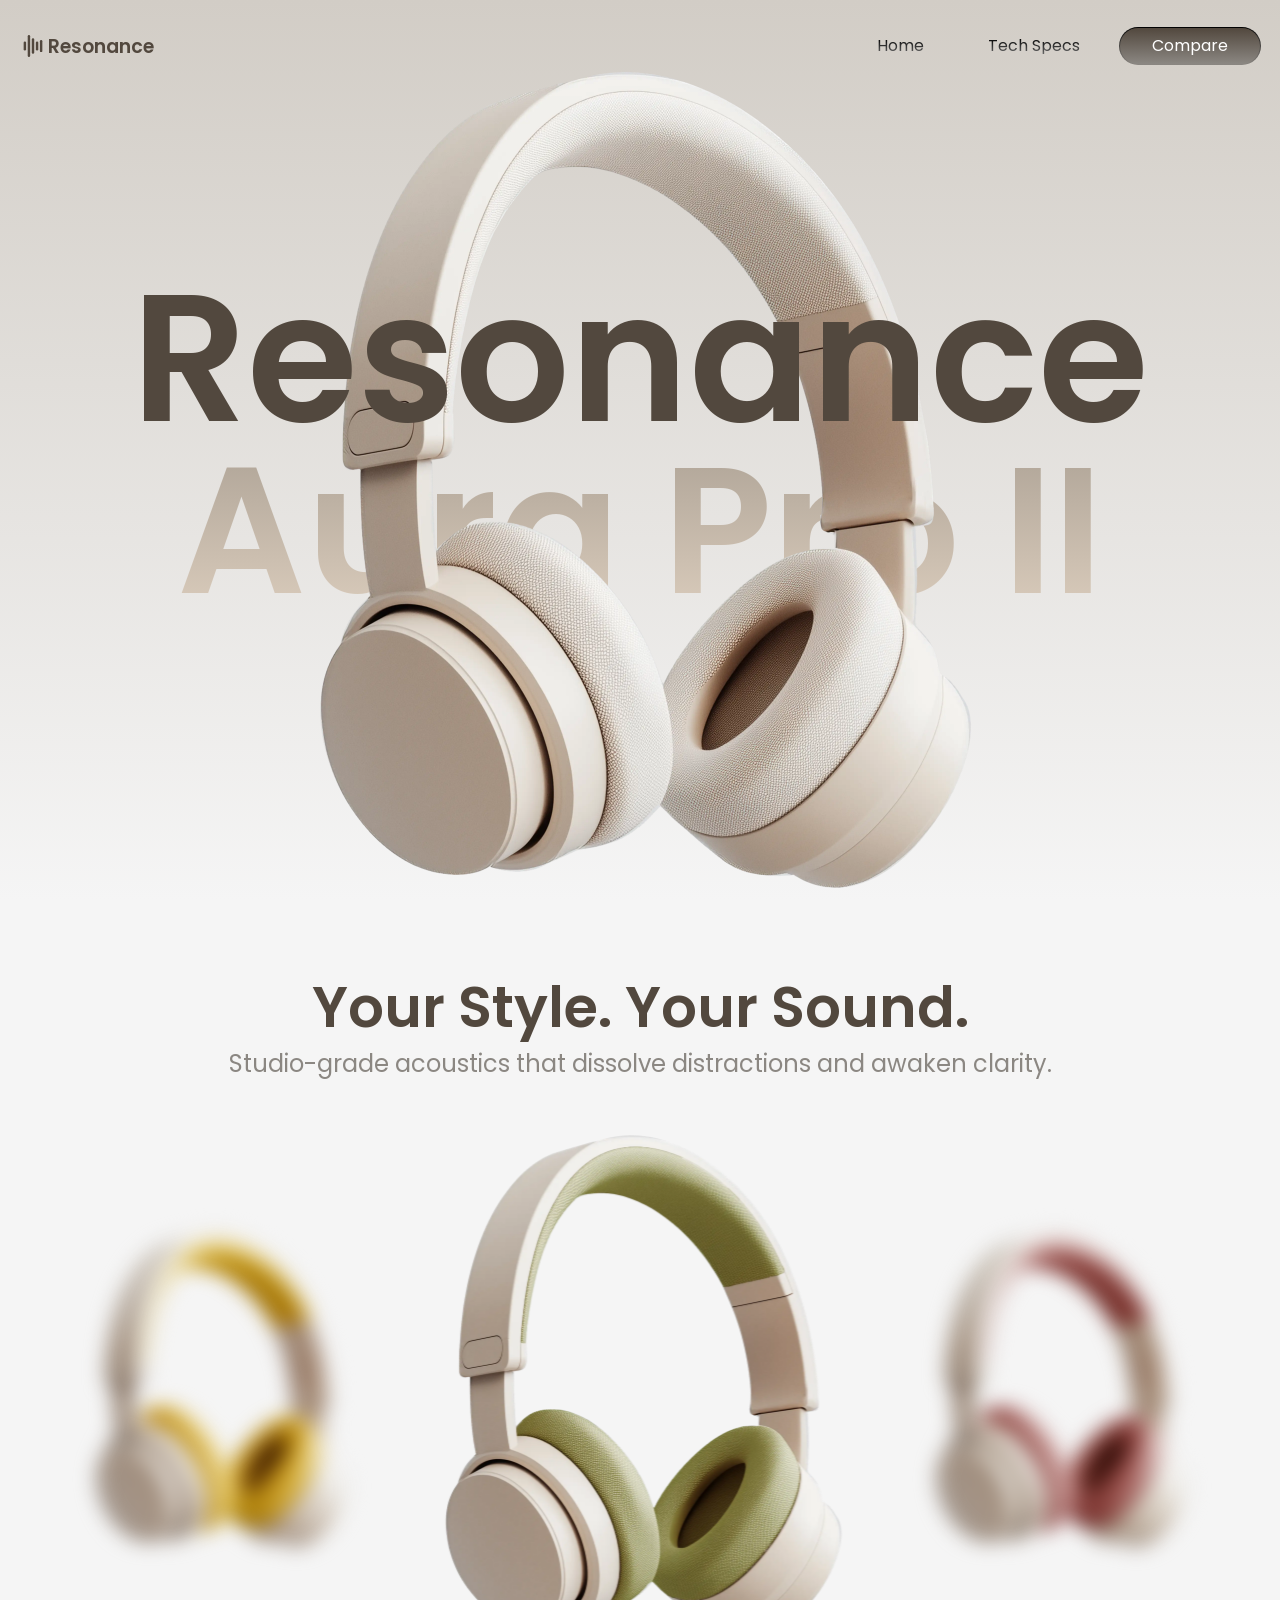
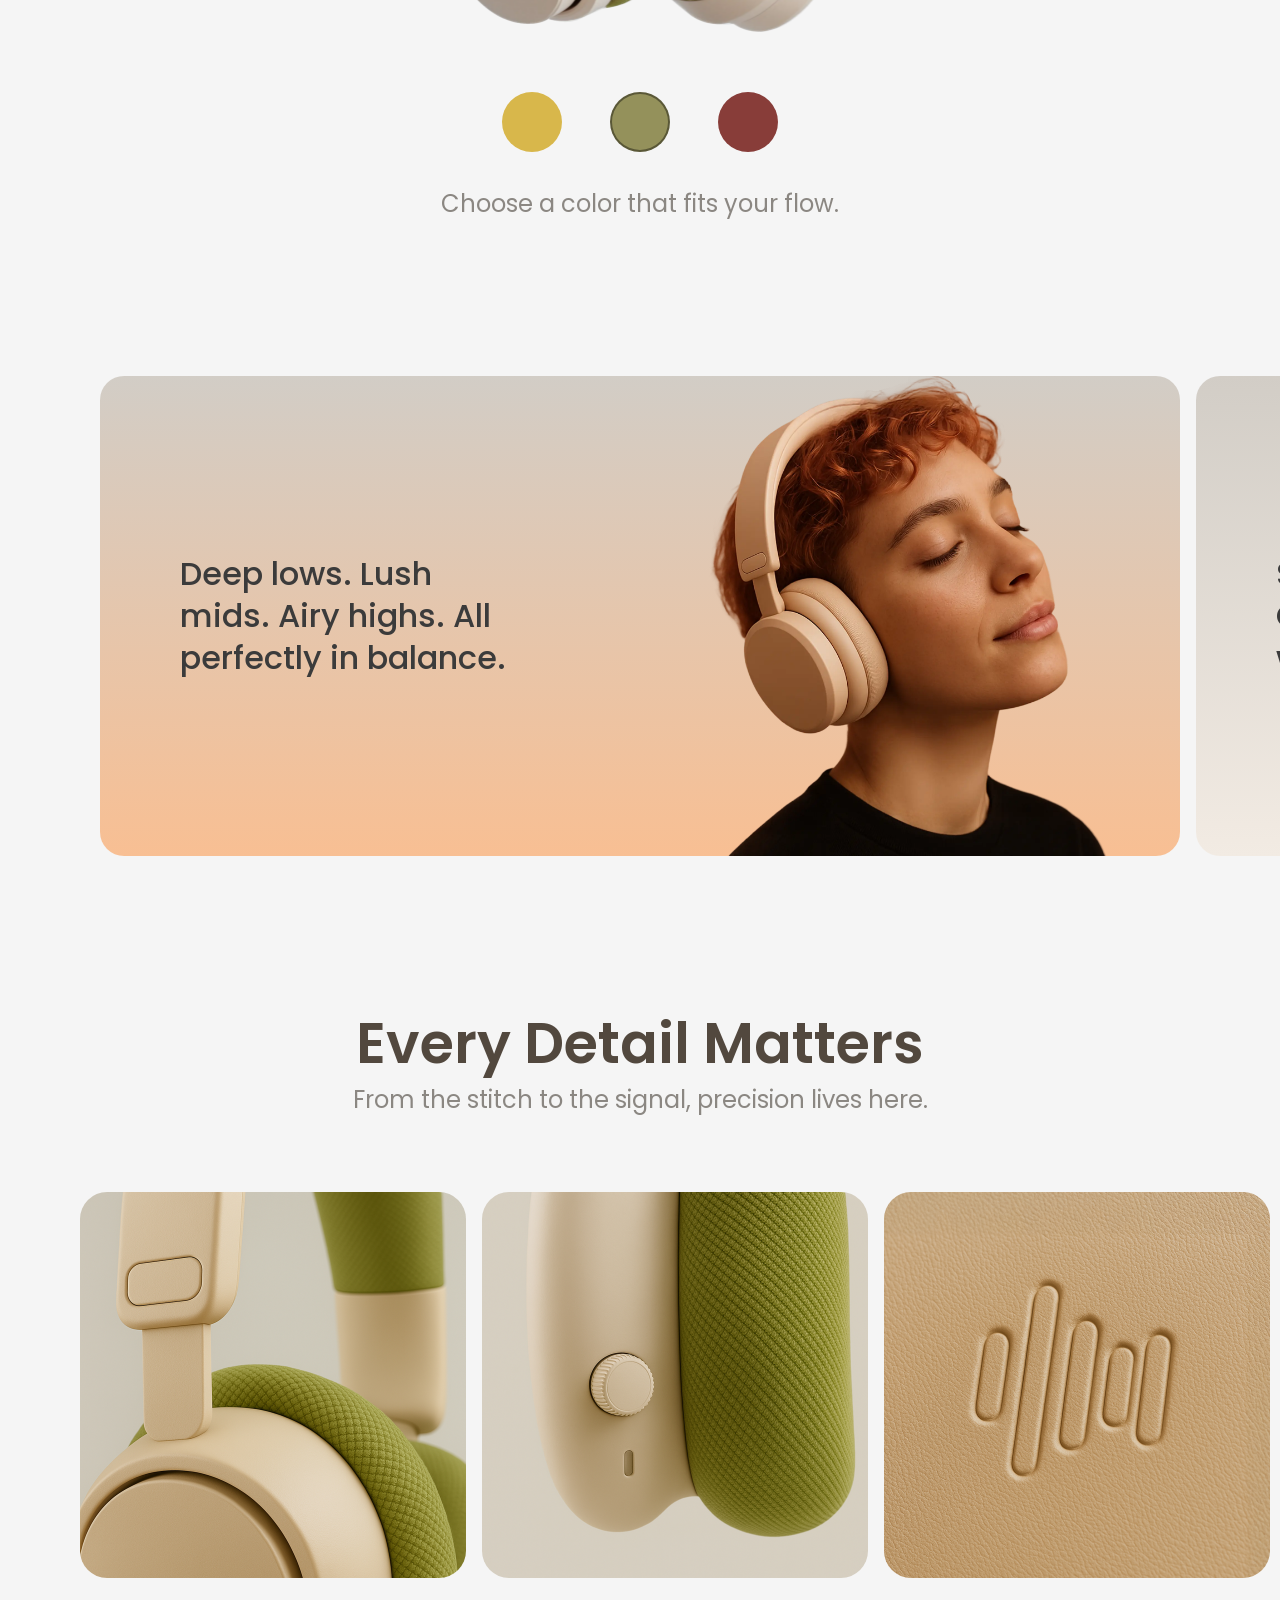
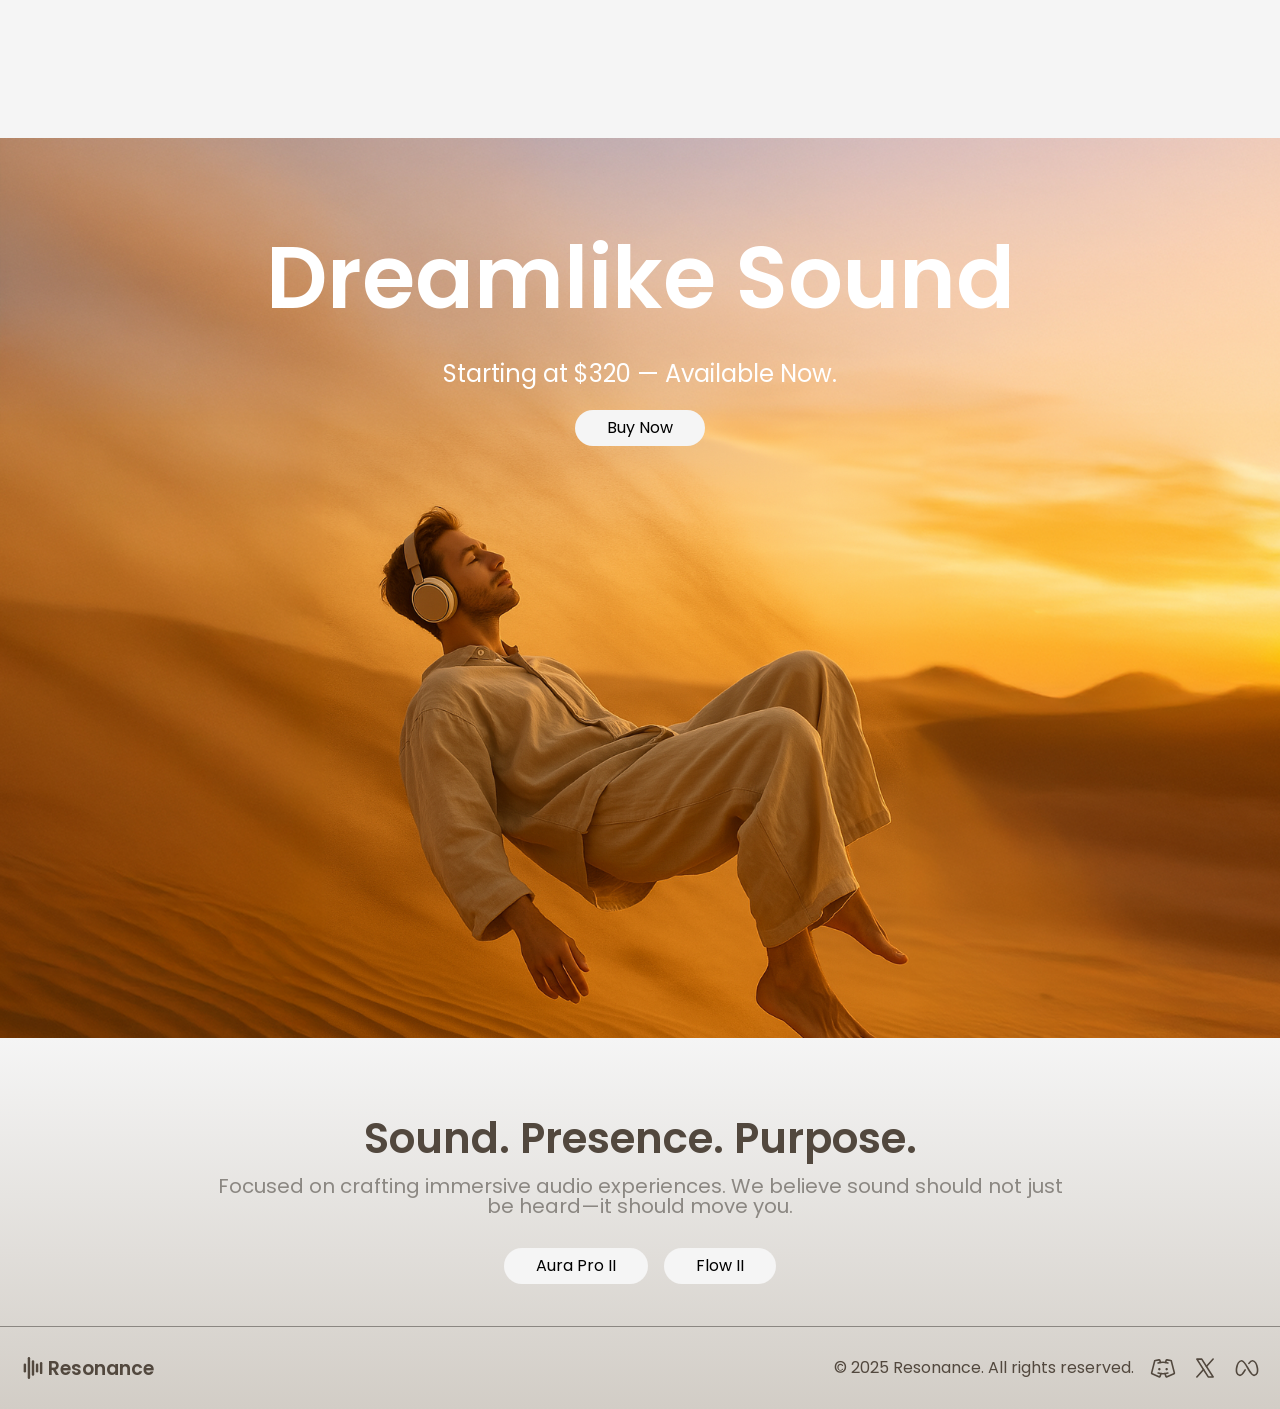
<file: index.html>
<!DOCTYPE html>
<html lang="en">

<head>
    <meta charset="UTF-8">
    <link rel="stylesheet" href="https://cdn.jsdelivr.net/npm/swiper@11/swiper-bundle.min.css" />

    <link rel="apple-touch-icon" sizes="180x180" href="favicon/apple-touch-icon.png">
    <link rel="icon" type="image/png" sizes="32x32" href="favicon/favicon-32x32.png">
    <link rel="icon" type="image/png" sizes="16x16" href="favicon/favicon-16x16.png">
    <link rel="manifest" href="favicon/site.webmanifest">

    <link rel="stylesheet" href="css/reset.css">
    <link rel="stylesheet" href="css/header-n-footer.css">
    <link rel="stylesheet" href="css/style.css">
    <meta name="viewport" content="width=device-width, initial-scale=1.0">
    <title>Resonance | Home</title>
</head>

<body class="body">

    <div class="wrapper">

        <header class="header">
            <div class="page-container">
                <div class="header__inner">
                    <nav class="header__nav">
                        <a href="#" class="logo">
                            <img src="img/icons/logo.svg" alt="company logo">
                            Resonance
                        </a>
                        <ul class="header__list">
                            <li class="header__item">
                                <a href="#" class="header__link">Home</a>
                            </li>
                            <li class="header__item">
                                <a href="pages/tech-specs.html" class="header__link">Tech Specs</a>
                            </li>
                            <li class="header__item header__item--compare">
                                <a href="pages/compare.html" class="header__link">Compare</a>
                            </li>
                        </ul>
                        <div class="burger-menu">
                            <span></span>
                        </div>
                    </nav>
                    <section class="hero">

                        <h1 class="hero__title">Resonance</h1>
                        <h2 class="hero__subtitle">Aura Pro II</h2>
                        <img src="img/hero-headphones.webp" alt="Resonance Aura Pro II headphones">

                    </section>
                </div>
            </div>
        </header>

        <main class="main">
            <div class="page-container">

                <section class="products">
                    <div class="products__inner">
                        <h3 class="products__title">Your Style. Your Sound.</h3>
                        <h3 class="products__subtitle">Studio-grade acoustics that dissolve distractions and awaken
                            clarity.</h3>

                        <div class="products__slider">
                            <div class="products__slider-wrapper swiper-wrapper">
                                <div class="products__slide swiper-slide"><img src="img/headphones-yellow.webp"
                                        alt="yellow headphones" class="products__photo"></div>
                                <div class="products__slide swiper-slide products__slide"><img
                                        src="img/headphones-green.webp" alt="green headphones" class="products__photo">
                                </div>
                                <div class="products__slide swiper-slide"><img src="img/headphones-red.webp"
                                        alt="red headphones" class="products__photo"></div>
                            </div>
                            <div class="products__pagination"></div>
                        </div>

                        <p class="products__description">Choose a color that fits your flow.</p>
                    </div>
                </section>

                <section class="about-product">
                    <div class="about-product__swiper swiper-wrapper">
                        <div class="about-product__slide swiper-slide about-product__slide-1">
                            <p class="about-product__text">Deep lows. Lush mids. Airy highs. All perfectly in balance.
                            </p><img src="img/woman-in-headphones.webp" alt="" class="about-product__img">
                        </div>
                        <div class="about-product__slide swiper-slide about-product__slide-2">
                            <p class="about-product__text">Silence distractions. Control everything with a gentle tap.
                            </p><img src="img/headphone-detail-1.webp" alt="" class="about-product__img">
                        </div>
                        <div class="about-product__slide swiper-slide about-product__slide-3">
                            <p class="about-product__text">Thoughtfully packed in plastic-free, high quality materials.
                            </p><img src="img/headphone-detail-2.webp" alt="" class="about-product__img">
                        </div>
                    </div>
                </section>

                <section class="details">
                    <h3 class="details__title">Every Detail matters</h3>
                    <p class="details__subititle">From the stitch to the signal, precision lives here.</p>
                    <div class="details__swiper">
                        <div class="details__swiper-wrapper swiper-wrapper">
                            <div class="details__slide swiper-slide">
                                <img src="img/headphone-detail-3.webp" alt="headphone details">
                            </div>
                            <div class="details__slide swiper-slide">
                                <img src="img/headphone-detail-4.webp" alt="headphone details">
                            </div>
                            <div class="details__slide swiper-slide">
                                <img src="img/headphone-detail-5.webp" alt="headphone details">
                            </div>
                            <div class="details__slide swiper-slide">
                                <img src="img/headphone-detail-6.webp" alt="headphone details">
                            </div>
                            <div class="details__slide swiper-slide">
                                <img src="img/headphone-detail-7.webp" alt="headphone details">
                            </div>
                            <div class="details__slide swiper-slide">
                                <img src="img/headphone-detail-8.webp" alt="headphone details">
                            </div>

                        </div>
                    </div>
                </section>


            </div>
            <section class="buy">
                <img src="img/man-in-headphones.webp" alt="man in headphones" class="buy__bg">
                <h3 class="buy__title">Dreamlike Sound</h3>
                <p class="buy__subititle">Starting at $320 — Available Now.</p>
                <a href="#" class="buy__btn">Buy Now</a>
            </section>
        </main>

        <footer class="footer">
            <div class="page-container">
                <div class="footer__inner">



                    <h3 class="footer__title">Sound. Presence. Purpose.</h3>
                    <p class="footer__subtitle">Focused on crafting immersive audio experiences.
                        We believe sound should not just be heard—it should move you.</p>
                    <div class="footer__products">
                        <a href="pages/compare.html">Aura Pro II</a>
                        <a href="pages/compare.html">Flow II</a>
                    </div>


                </div>
            </div>
            <div class="footer__info">
                <div class="page-container">
                    <div class="footer__info-inner">
                        <a href="#" class="logo">
                            <img src="img/icons/logo.svg" alt="company logo">
                            Resonance
                        </a>
                        <div class="footer__socials">
                            <div class="footer__copyright">© 2025 Resonance. All rights reserved.</div>
                            <ul class="socials">
                                <li class="socials__item">
                                    <a href="#" class="socials__link">
                                        <img src="img/icons/DiscordLogo.svg" alt="" class="socials__icon">
                                    </a>
                                </li>
                                <li class="socials__item">
                                    <a href="#" class="socials__link">
                                        <img src="img/icons/XLogo.svg" alt="" class="socials__icon">
                                    </a>
                                </li>
                                <li class="socials__item">
                                    <a href="#" class="socials__link">
                                        <img src="img/icons/MetaLogo.svg" alt="" class="socials__icon">
                                    </a>
                                </li>
                            </ul>
                        </div>
                    </div>
                </div>
            </div>
    </div>
    </footer>
    </div>


    <script src="https://cdn.jsdelivr.net/npm/swiper@11/swiper-bundle.min.js"></script>
    <script src="js/burger-menu.js"></script>
    <script src="js/script.js"></script>

</body>

</html>
</file>
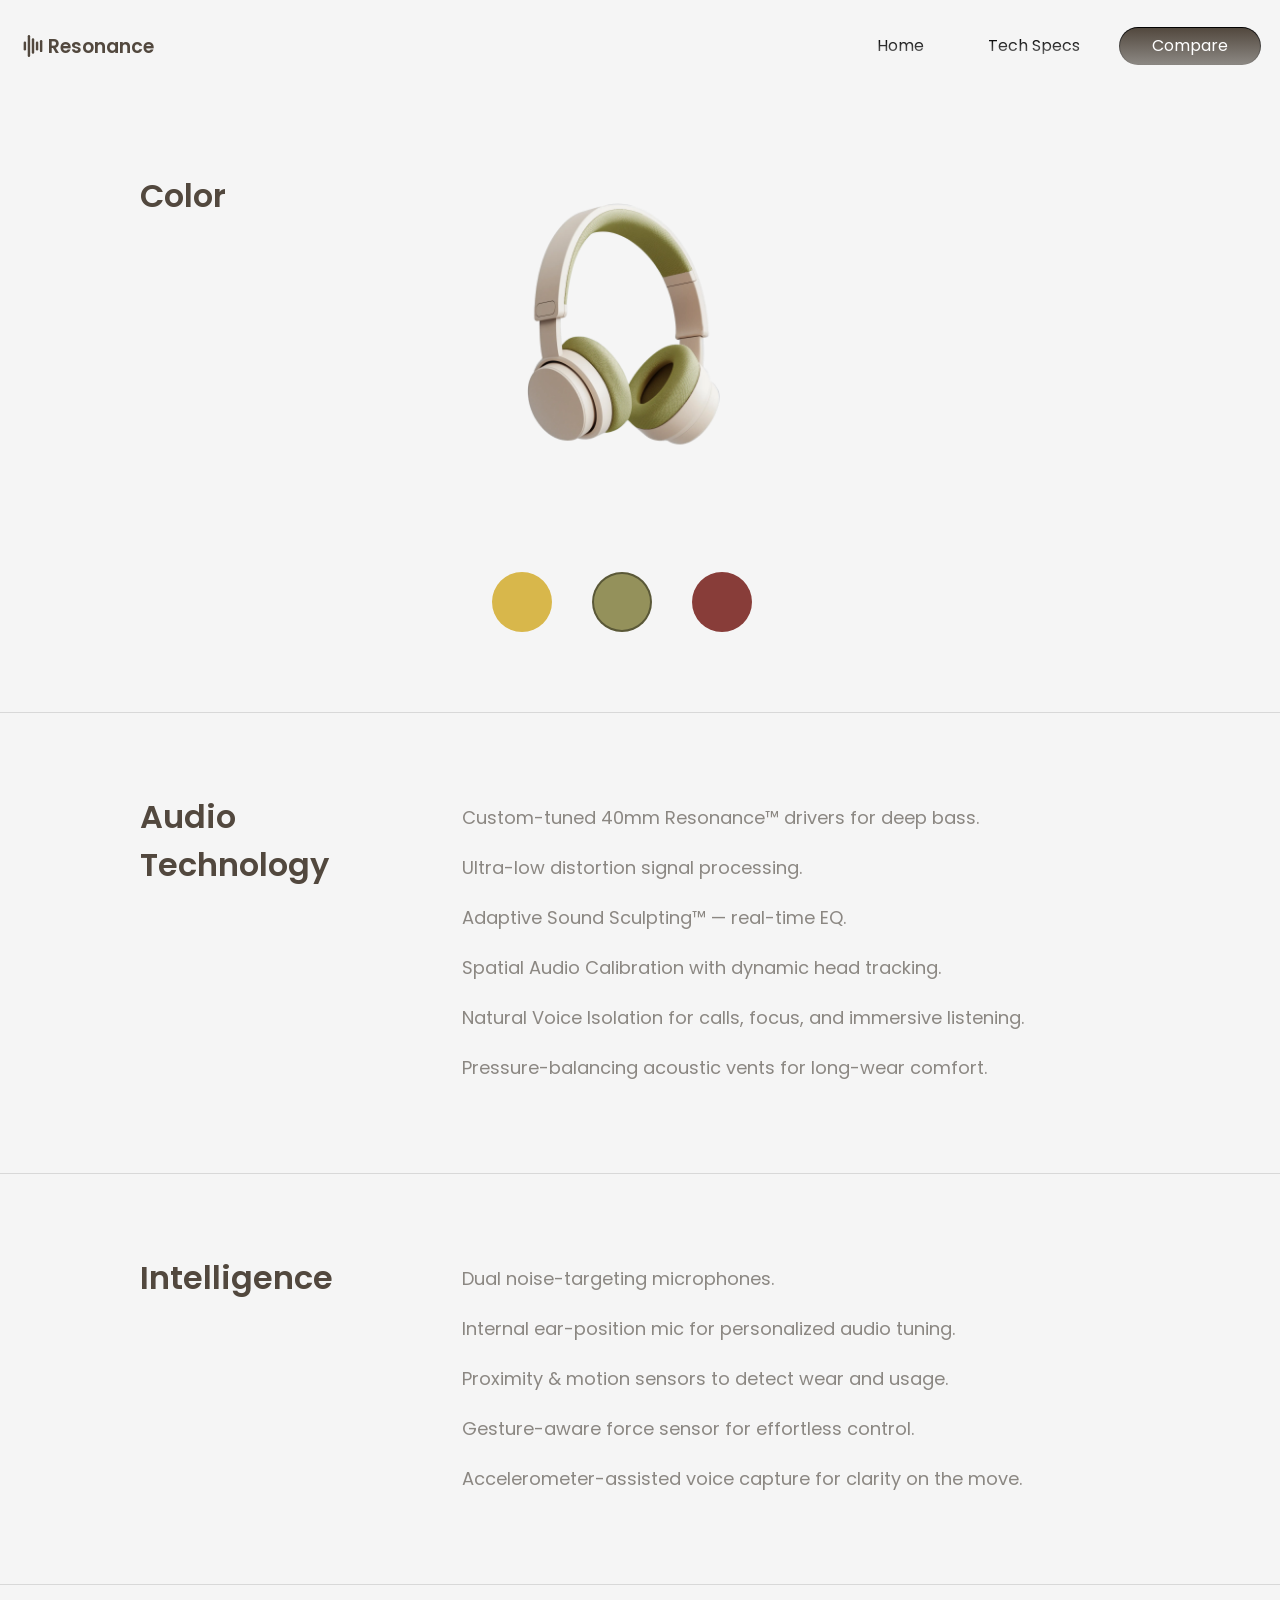
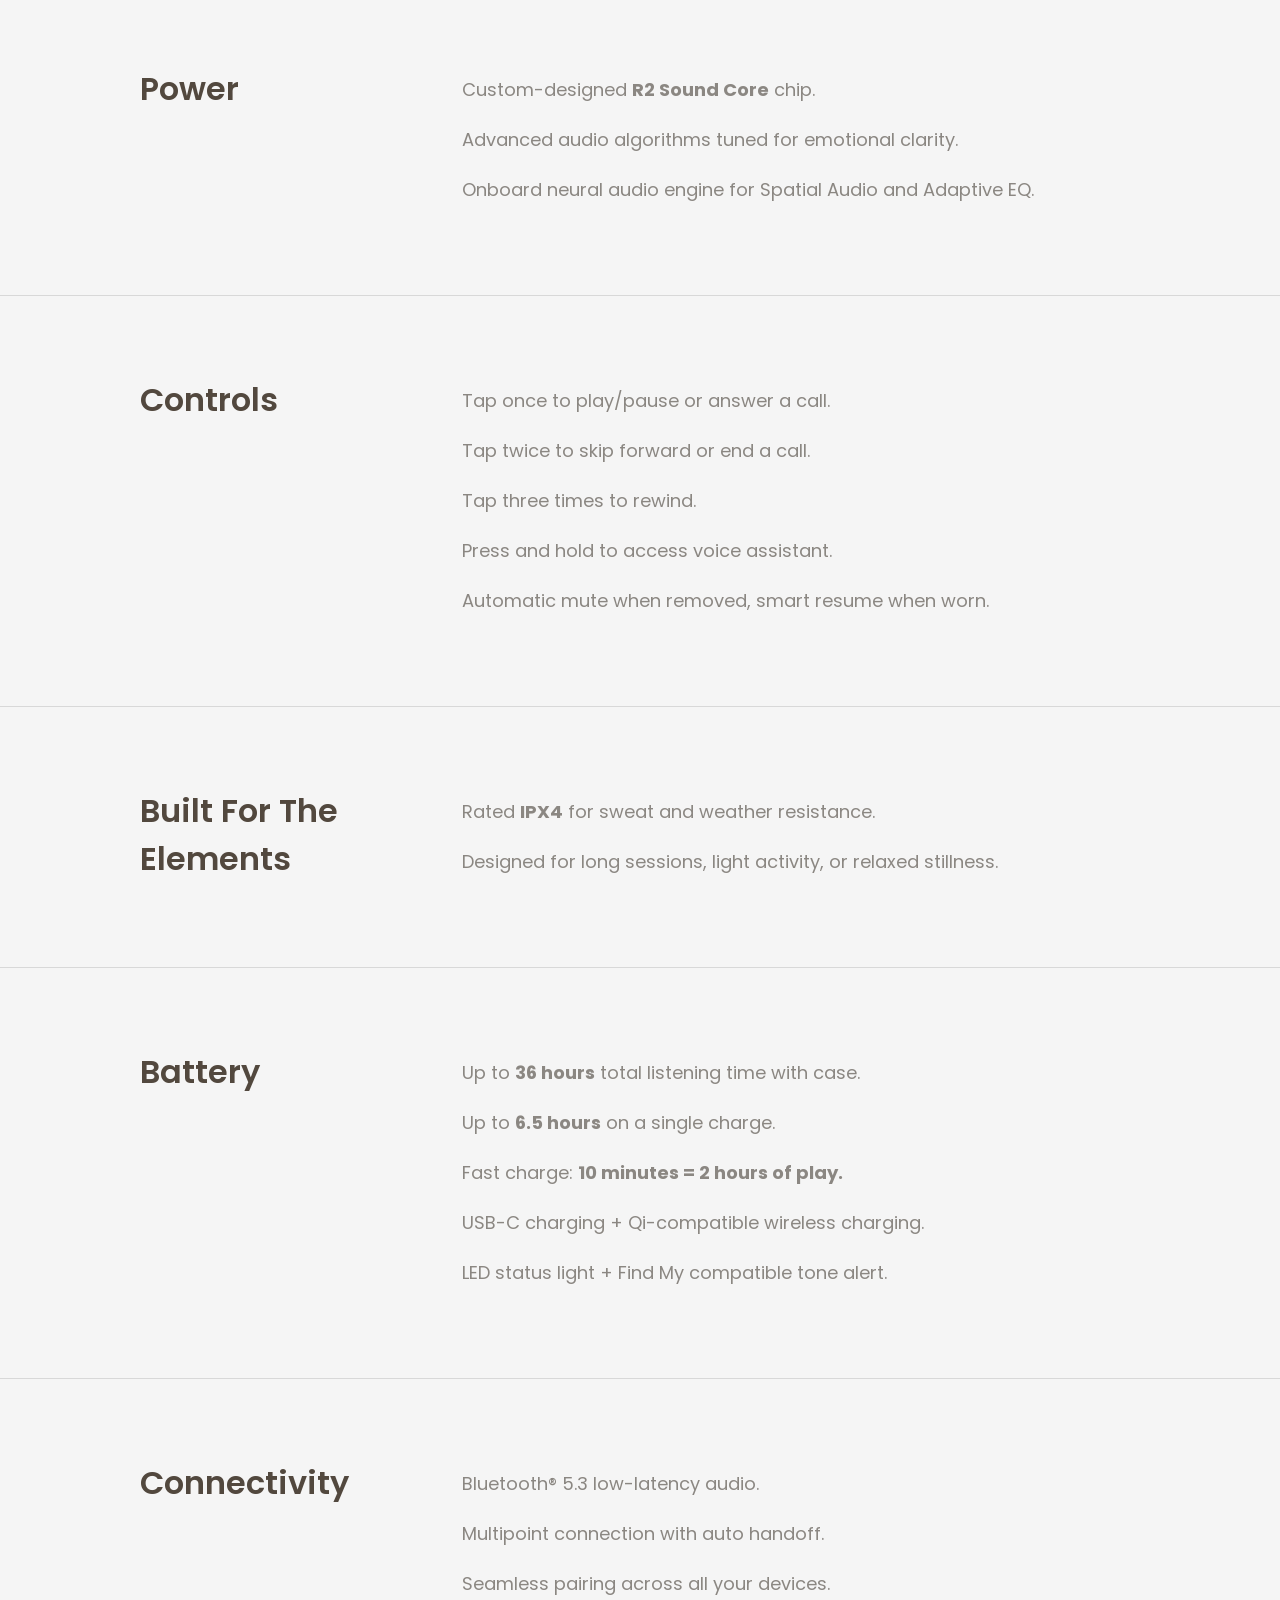
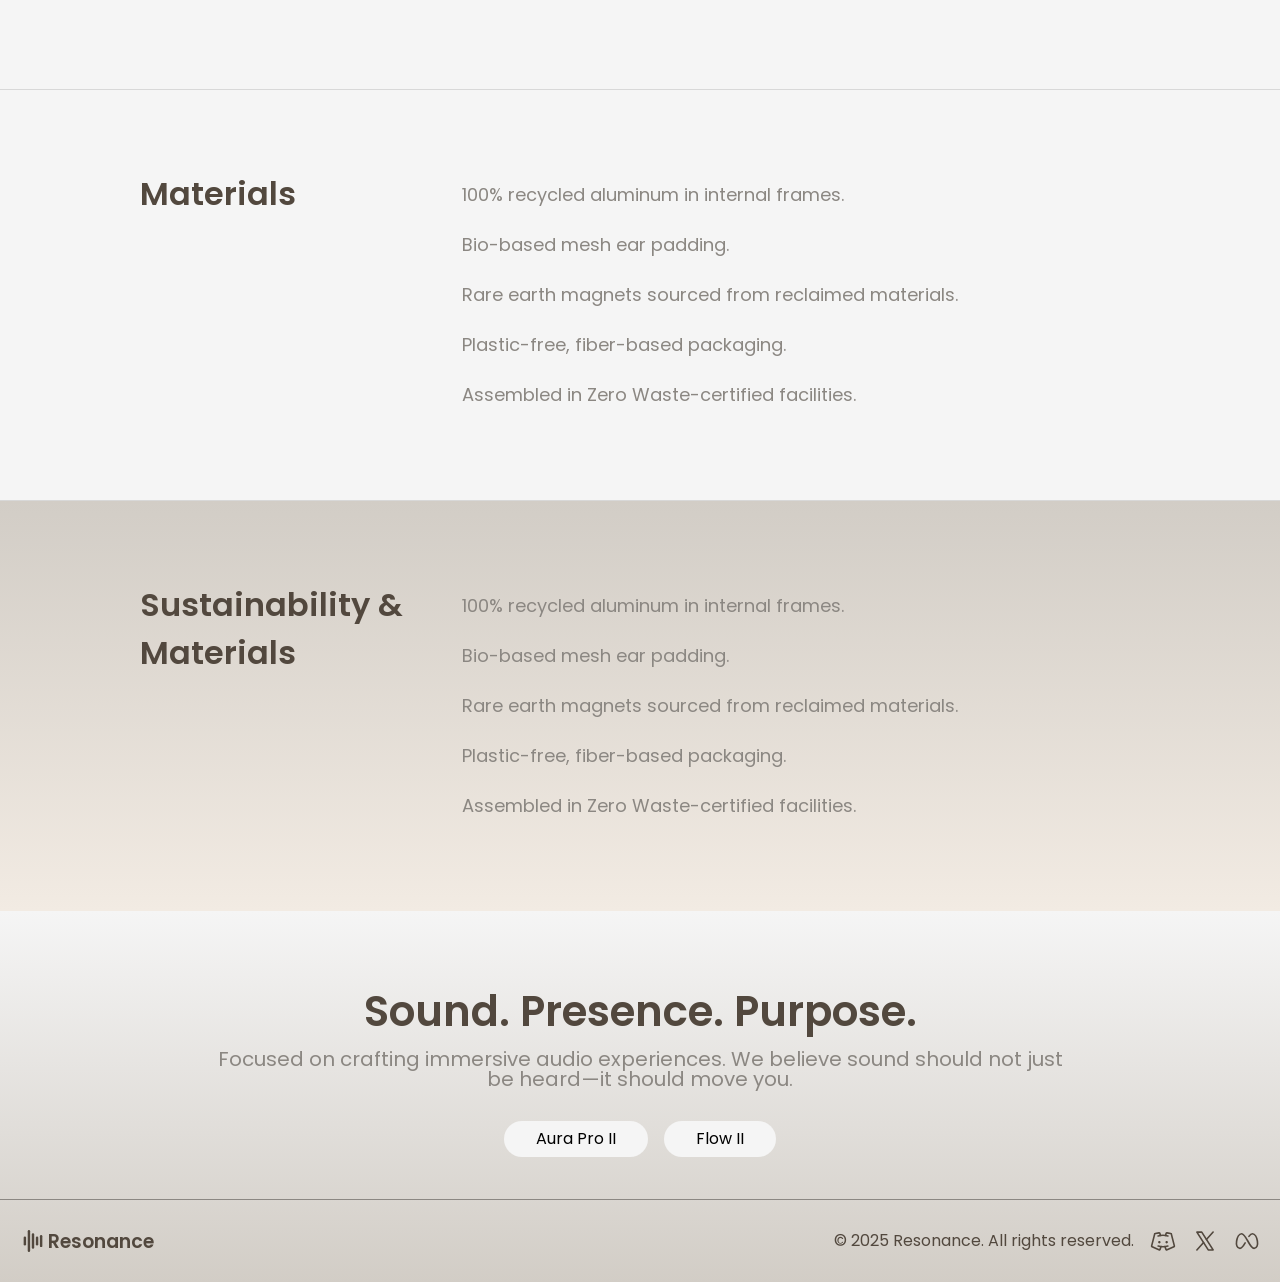
<file: pages/tech-specs.html>
<!DOCTYPE html>
<html lang="en">

<head>
    <meta charset="UTF-8">
    <link rel="stylesheet" href="https://cdn.jsdelivr.net/npm/swiper@11/swiper-bundle.min.css" />

    <link rel="apple-touch-icon" sizes="180x180" href="../favicon/apple-touch-icon.png">
    <link rel="icon" type="image/png" sizes="32x32" href="../favicon/favicon-32x32.png">
    <link rel="icon" type="image/png" sizes="16x16" href="../favicon/favicon-16x16.png">
    <link rel="manifest" href="../favicon/site.webmanifest">

    <link rel="stylesheet" href="../css/reset.css">
    <link rel="stylesheet" href="../css/header-n-footer.css">
    <link rel="stylesheet" href="../css/tech-specs.css">
    <meta name="viewport" content="width=device-width, initial-scale=1.0">
    <title>Resonance | Tech Specs</title>
</head>

<body class="body">
    <div class="wrapper">
        <header class="header">
            <div class="page-container">
                <div class="header__inner">
                    <nav class="header__nav">
                        <a href="../index.html" class="logo">
                            <img src="../img/icons/logo.svg" alt="company logo">
                            Resonance
                        </a>
                        <ul class="header__list">
                            <li class="header__item">
                                <a href="../index.html" class="header__link">Home</a>
                            </li>
                            <li class="header__item">
                                <a href="#" class="header__link">Tech Specs</a>
                            </li>
                            <li class="header__item header__item--compare">
                                <a href="compare.html" class="header__link">Compare</a>
                            </li>
                        </ul>
                        <div class="burger-menu">
                            <span></span>
                        </div>
                    </nav>
                </div>
            </div>
        </header>

        <main class="main">
            <div class="main__inner">
                <ul class="specs">
                    <li class="specs__element">
                        <div class="specs__inner">
                            <h3 class="specs__title">Color</h3>
                            <div class="specs__content">
                                <img src="../img/headphones-yellow.webp" alt="yellow headphones" class="specs__img specs__img--yellow">
                                <img src="../img/headphones-green.webp" alt="green headphones" class="specs__img specs__img--green specs__img--active">
                                <img src="../img/headphones-red.webp" alt="red headphones" class="specs__img specs__img--red">
                                <div class="specs__controls">
                                    <span class="specs__controls--yellow"></span>
                                    <span class="specs__controls--green specs__controls--active"></span>
                                    <span class="specs__controls--red"></span>
                                </div>
                            </div>
                        </div>
                    </li>
                    <li class="specs__element">
                        <div class="specs__inner">
                            <h3 class="specs__title">Audio<br>Technology</h3>
                            <div class="specs__content">
                                <p>Custom-tuned 40mm Resonance™ drivers for deep bass. <br>
                                    Ultra-low distortion signal processing.<br>
                                    Adaptive Sound Sculpting™ — real-time EQ.<br>
                                    Spatial Audio Calibration with dynamic head tracking.<br>
                                    Natural Voice Isolation for calls, focus, and immersive listening.<br>
                                    Pressure-balancing acoustic vents for long-wear comfort.
                                </p>
                            </div>
                        </div>
                    </li>
                    <li class="specs__element">
                        <div class="specs__inner">
                            <h3 class="specs__title">Intelligence</h3>
                            <div class="specs__content">
                                <p>Dual noise-targeting microphones.<br>
                                    Internal ear-position mic for personalized audio tuning.<br>
                                    Proximity & motion sensors to detect wear and usage.<br>
                                    Gesture-aware force sensor for effortless control.<br>
                                    Accelerometer-assisted voice capture for clarity on the move.
                                </p>
                            </div>
                        </div>
                    </li>
                    <li class="specs__element">
                        <div class="specs__inner">
                            <h3 class="specs__title">Power</h3>
                            <div class="specs__content">
                                <p>
                                    Custom-designed <span>R2 Sound Core</span> chip. <br>
                                    Advanced audio algorithms tuned for emotional clarity. <br>
                                    Onboard neural audio engine for Spatial Audio and Adaptive EQ.
                                </p>
                            </div>
                        </div>
                    </li>
                    <li class="specs__element">
                        <div class="specs__inner">
                            <h3 class="specs__title">Controls</h3>
                            <div class="specs__content">
                                <p>
                                    Tap once to play/pause or answer a call. <br>
                                    Tap twice to skip forward or end a call. <br>
                                    Tap three times to rewind. <br>
                                    Press and hold to access voice assistant. <br>
                                    Automatic mute when removed, smart resume when worn.
                                </p>
                            </div>
                        </div>
                    </li>
                    <li class="specs__element">
                        <div class="specs__inner">
                            <h3 class="specs__title">Built for the Elements</h3>
                            <div class="specs__content">
                                <p>
                                    Rated <span>IPX4</span> for sweat and weather resistance. <br>
                                    Designed for long sessions, light activity, or relaxed stillness.
                                </p>
                            </div>
                        </div>
                    </li>
                    <li class="specs__element">
                        <div class="specs__inner">
                            <h3 class="specs__title">Battery</h3>
                            <div class="specs__content">
                                <p>
                                    Up to <span>36 hours</span> total listening time with case. <br>
                                    Up to <span>6.5 hours</span> on a single charge. <br>
                                    Fast charge: <span>10 minutes = 2 hours of play.</span> <br>
                                    USB-C charging + Qi-compatible wireless charging. <br>
                                    LED status light + Find My compatible tone alert.
                                </p>
                            </div>
                        </div>
                    </li>
                    <li class="specs__element">
                        <div class="specs__inner">
                            <h3 class="specs__title">Connectivity</h3>
                            <div class="specs__content">
                                <p>
                                    Bluetooth® 5.3 low-latency audio. <br>
                                    Multipoint connection with auto handoff. <br>
                                    Seamless pairing across all your devices.
                                </p>
                            </div>
                        </div>
                    </li>
                    <li class="specs__element">
                        <div class="specs__inner">
                            <h3 class="specs__title">Materials</h3>
                            <div class="specs__content">
                                <p>
                                    100% recycled aluminum in internal frames. <br>
                                    Bio-based mesh ear padding. <br>
                                    Rare earth magnets sourced from reclaimed materials. <br>
                                    Plastic-free, fiber-based packaging. <br>
                                    Assembled in Zero Waste-certified facilities.
                                </p>
                            </div>
                        </div>
                    </li>
                    <li class="specs__element specs__element--different">
                        <div class="specs__inner">
                            <h3 class="specs__title">Sustainability & Materials</h3>
                            <div class="specs__content">
                                <p>
                                    100% recycled aluminum in internal frames. <br>
                                    Bio-based mesh ear padding. <br>
                                    Rare earth magnets sourced from reclaimed materials. <br>
                                    Plastic-free, fiber-based packaging. <br>
                                    Assembled in Zero Waste-certified facilities.
                                </p>
                            </div>
                        </div>
                    </li>
                </ul>
            </div>
        </main>


        <footer class="footer">
            <div class="page-container">
                <div class="footer__inner">
                    <h3 class="footer__title">Sound. Presence. Purpose.</h3>
                    <p class="footer__subtitle">Focused on crafting immersive audio experiences.
                        We believe sound should not just be heard—it should move you.</p>
                    <div class="footer__products">
                        <a href="compare.html">Aura Pro II</a>
                        <a href="compare.html">Flow II</a>
                    </div>

                </div>
            </div>
            <div class="footer__info">
                <div class="page-container">
                    <div class="footer__info-inner">
                        <a href="../index.html" class="logo">
                            <img src="../img/icons/logo.svg" alt="company logo">
                            Resonance
                        </a>
                        <div class="footer__socials">
                            <div class="footer__copyright">© 2025 Resonance. All rights reserved.</div>
                            <ul class="socials">
                                <li class="socials__item">
                                    <a href="#" class="socials__link">
                                        <img src="../img/icons/DiscordLogo.svg" alt="" class="socials__icon">
                                    </a>
                                </li>
                                <li class="socials__item">
                                    <a href="#" class="socials__link">
                                        <img src="../img/icons/XLogo.svg" alt="" class="socials__icon">
                                    </a>
                                </li>
                                <li class="socials__item">
                                    <a href="#" class="socials__link">
                                        <img src="../img/icons/MetaLogo.svg" alt="" class="socials__icon">
                                    </a>
                                </li>
                            </ul>
                        </div>
                    </div>
                </div>
            </div>
    </div>
    </footer>
    </div>


    <script src="../js/burger-menu.js"></script>
    <script src="../js/tech-specs.js"></script>
</body>
</file>
<file: css/header-n-footer.css>
@import url('https://fonts.googleapis.com/css2?family=Poppins:ital,wght@0,100;0,200;0,300;0,400;0,500;0,600;0,700;0,800;0,900;1,100;1,200;1,300;1,400;1,500;1,600;1,700;1,800;1,900&display=swap');

.body {
  background: #F5F5F5;
  font-family: "Poppins", sans-serif;
  color: #52483E;
  font-size: 16px;
}

.wrapper {
  min-height: 100%;
  width: 100%;
  overflow: hidden;
  display: flex;
  flex-direction: column;
}

.page-container {
  height: 100%;
  margin: 0 auto;
  max-width: 1320px;
  padding: 0px 20px;
}

.header__nav {
  display: flex;
  align-items: center;
  justify-content: space-between;
  /* padding: 0 24px; */
  height: 92px;
}

.logo {
  position: relative;
  z-index: 4;
  display: flex;
  align-items: center;
  gap: 2.2px;
  font-weight: 600;
  font-size: 19px;
  line-height: 1;
}

.header__list {
  display: flex;
  align-items: center;
  gap: 16px;
}

.header__item {
  padding: 10px 24px;
}

.header__link {
  display: block;
  background: linear-gradient(180deg, #000 0%, #666 100%);
  background-clip: text;
  -webkit-background-clip: text;
  -webkit-text-fill-color: transparent;

  position: relative;
  z-index: 1;
}

.header__item--compare {
  position: relative;
  border-radius: 240px;
  padding: 0;
  z-index: 1;
}

.header__item--compare::before {
  content: "";
  position: absolute;
  top: -1px;
  left: -1px;
  right: -1px;
  bottom: -1px;
  border-radius: 240px;
  background: linear-gradient(180deg, #000000 0%, #8b8782 100%);
  z-index: -1;
}

.header__item--compare .header__link {
  padding: 10px 32px;
  background: linear-gradient(180deg, #52483e 0%, #8b8782 100%);
  border-radius: 240px;
  display: block;
  position: relative;
  z-index: 2;

  background-clip: border-box;
  -webkit-background-clip: border-box;
  -webkit-text-fill-color: #fff;
  color: #fff;
}

.burger-menu {
  display: none;
}

.footer {
  background: linear-gradient(180deg, #f5f5f5 0%, #d2cdc6 100%);
}

.footer__inner {
  display: flex;
  flex-direction: column;
  align-items: center;
}

.footer__title {
  margin-top: 80px;
  font-weight: 600;
  font-size: 42px;
  text-transform: capitalize;
  text-align: center;
  color: #52483e;
}

.footer__subtitle {
  margin-top: 16px;
  font-size: 20px;
  text-align: center;
  color: #8b8782;
  max-width: 860px;
}

.footer__products {
  margin-top: 32px;
  display: flex;
  gap: 16px;
}

.footer__products a {
  padding: 10px 32px;
  font-size: 16px;
  text-align: center;
  color: #000;
  border-radius: 24px;

  background: #f5f5f5;
}

.footer__info {
  width: 100%;
  border-top: 1px solid #8B8782;
  margin-top: 42px;
}

.footer__info-inner {
  padding: 16px 0;
  width: 100%;
  display: flex;
  align-items: center;
  justify-content: space-between;
}

.footer__socials {
  display: flex;
  align-items: center;
  gap: 16px;
}

.footer__copyright {
  font-weight: 400;
  font-size: 16px;
  line-height: 3.125;
  text-align: right;
  color: #52483e;
}

.socials {
  display: flex;
  align-items: center;
  gap: 16px;
}

.socials__item {}

.socials__link {}

.socials__icon {
  width: 26px;
  height: 26px;
}

/* ===================== */

@media (max-width: 900px) {

  .header__list {
    background: linear-gradient(180deg, #d2cdc6 0%, #f5f5f5 100%);
    gap: 40px;
    position: absolute;
    z-index: 3;
    inset: 0;
    display: flex;
    flex-direction: column;
    align-items: center;
    justify-content: center;

    transform: translateY(-50%);
    opacity: 0;
    visibility: hidden;

    transition: opacity 0.2s, transform 0.2s, visibility 0s 0.2s;
  }

  .burger-menu {
    position: absolute;
    z-index: 4;
    right: 0;
    display: block;
    padding: 16px 5px;
    padding-right: 24px;

  }

  .burger-menu span {
    display: block;
    width: 22px;
    height: 2px;
    border-radius: 5px;
    background: #000;
    position: relative;
    transition: background 0.2s, transform 0.2s;
  }

  .burger-menu span::before {
    content: '';
    position: absolute;
    top: -8px;
    display: block;
    width: 22px;
    height: 2px;
    border-radius: 5px;
    background: #000;
    transition: background 0.2s, transform 0.2s;
  }

  .burger-menu span::after {
    content: '';
    position: absolute;
    top: 8px;
    display: block;
    width: 22px;
    height: 2px;
    border-radius: 5px;
    background: #000;
    transition: background 0.2s, transform 0.2s;
  }

  .burger-menu--opened span {
    background: transparent;
  }

  .burger-menu--opened span::before {
    transform: rotateZ(45deg);
    top: 0;
  }

  .burger-menu--opened span::after {
    transform: rotateZ(-45deg);
    top: 0;
  }

  body.body-menu--opened {
    overflow: hidden;
  }

  .body-menu--opened .header__list {
    background: linear-gradient(180deg, #d2cdc6 0%, #f5f5f5 100%);
    gap: 40px;
    position: absolute;
    z-index: 3;
    inset: 0;
    display: flex;
    flex-direction: column;
    align-items: center;
    justify-content: center;

    transform: translateY(0);
    opacity: 1;
    visibility: visible;

    transition: opacity 0.2s, transform 0.2s, visibility 0s;
  }

  .footer .logo {
    display: none;
  }

  .footer__socials {
    margin: 0 auto;
    flex-direction: column;
  }
}

@media (max-width: 430px) {

  /* ====== footer ====== */

  .footer .logo {
    display: none;
  }

  .footer__title {
    margin-top: 42px;
    line-height: 1.42857;
    max-width: 324px;
  }

  .footer__subtitle {
    font-size: 18px;
    max-width: 324px;
    line-height: 1.5;
  }


  .footer__info {
    width: 100%;
    border-top: 1px solid #8B8782;
    margin-top: 42px;
  }

  .footer__info-inner {
    padding: 16px 0;
    width: 100%;
    display: flex;
    align-items: center;
    justify-content: space-between;
  }

  .footer__socials {
    margin: 0 auto;
    flex-direction: column;
  }
  
  .footer__copyright{
    text-align: center;
  }

    .socials__icon {
    width: 26px;
    height: 26px;
  }

}
</file>
<file: css/style.css>
/* @import url('https://fonts.googleapis.com/css2?family=Poppins:ital,wght@0,100;0,200;0,300;0,400;0,500;0,600;0,700;0,800;0,900;1,100;1,200;1,300;1,400;1,500;1,600;1,700;1,800;1,900&display=swap');

.body {
  background: #F5F5F5;
  font-family: "Poppins", sans-serif;
  color: #52483E;
  font-size: 16px;
}

.wrapper {
  min-height: 100%;
  width: 100%;
  overflow: hidden;
  display: flex;
  flex-direction: column;
} */

/* =========== CURRENT PAGE HEADER ============= */


.header {
  height: 100vh;
  max-height: 936px;
  background: linear-gradient(180deg, #d2cdc6 0%, #f5f5f5 100%);
}

/* .page-container {
  height: 100%;
  margin: 0 auto;
  max-width: 1320px;
  padding: 0px 20px;
} */

.header__inner {}

/* .header__nav {
  display: flex;
  align-items: center;
  justify-content: space-between;
  height: 92px;
}

.logo {
  position: relative;
  z-index: 4;
  display: flex;
  align-items: center;
  gap: 2.2px;
  font-weight: 600;
  font-size: 19px;
  line-height: 1;
}

.header__list {
  display: flex;
  align-items: center;
  gap: 16px;
}

.header__item {
  padding: 10px 24px;
}

.header__link {
  display: block;
  background: linear-gradient(180deg, #000 0%, #666 100%);
  background-clip: text;
  -webkit-background-clip: text;
  -webkit-text-fill-color: transparent;

  position: relative;
  z-index: 1;
}

.header__item--compare {
  position: relative;
  border-radius: 240px;
  padding: 0;
  z-index: 1;
}

.header__item--compare::before {
  content: "";
  position: absolute;
  top: -1px;
  left: -1px;
  right: -1px;
  bottom: -1px;
  border-radius: 240px;
  background: linear-gradient(180deg, #000000 0%, #8b8782 100%);
  z-index: -1;
}

.header__item--compare .header__link {
  padding: 10px 32px;
  background: linear-gradient(180deg, #52483e 0%, #8b8782 100%);
  border-radius: 240px;
  display: block;
  position: relative;
  z-index: 2;

  background-clip: border-box;
  -webkit-background-clip: border-box;
  -webkit-text-fill-color: #fff;
  color: #fff;
} */

.hero {
  position: relative;
}

.hero img {
  position: absolute;
  top: -100px;
  left: 50%;
  transform: translateX(-50%);
  width: 100%;
  max-width: 1084px;
}

@keyframes movingHero {
  0% {
    transform: translateY(0%);
  }

  100% {
    transform: translateY(-3%);
  }
}

.hero__title {
  padding-top: 180px;
  font-weight: 600;
  font-size: 180px;
  line-height: 0.95556;
  text-align: center;
  color: #52483e;

  position: relative;
  z-index: 2;

  animation: movingHero 4s cubic-bezier(.56, .03, .65, .97) alternate infinite;
}

.hero__subtitle {
  font-weight: 600;
  font-size: 180px;
  line-height: 0.95556;
  text-align: center;
  background: linear-gradient(0deg, #daccbc 0%, #afa497 100%);
  background-clip: text;
  -webkit-background-clip: text;
  -webkit-text-fill-color: transparent;


  position: relative;
  animation: movingHero 4s 1s cubic-bezier(.56, .03, .65, .97) alternate infinite;
}

/* .burger-menu {
  display: none;
} */

/* =========== PRODUCT ============= */

.main {}

.products {}

.products__inner {
  display: flex;
  flex-direction: column;
  align-items: center;
  justify-content: center;
  min-width: 0;
}

.products__title {
  padding-top: 80px;
  font-weight: 600;
  font-size: 56px;
  text-transform: capitalize;
  text-align: center;
}

.products__subtitle {
  font-size: 24px;
  text-align: center;
  color: #8b8782;
  padding-top: 16px;
}

/* ====================== */

.products__slider {
  margin-top: 24px;
  position: relative;
}

.products__slider-wrapper {}

.products__slider .swiper-slide {
  width: 420px;
  height: 600px;
  display: flex;
  align-items: center;
  justify-content: center;
  transform: scale(1);
  transition: transform 0.3s;
}

.products__photo {
  width: 100%;
  filter: blur(10px);
  transition: filter 0.3s;
}


.products__slider .swiper-slide-active {
  transform: scale(1.57);
}

.products__slider .swiper-slide-active .products__photo {
  filter: blur(0);
}

.products__slider .products__photo {
  width: 100%;
  filter: blur(10px);
  transition: filter 0.3s;
}

.products__pagination {
  position: static;
  position: relative;
  z-index: 5;
  width: 100%;
  display: flex;
  justify-content: center;
  gap: 40px;
}


.products__pagination span {
  border-radius: 60px;
  width: 60px;
  height: 60px;
}

.products__pagination .swiper-pagination-bullet:nth-child(1) {
  background: #D8B74B;
  opacity: 1;
}

.products__pagination .swiper-pagination-bullet:nth-child(2) {
  background-color: #94915B;
  opacity: 1;
}

.products__pagination .swiper-pagination-bullet:nth-child(3) {
  background-color: #883D39;
  opacity: 1;
}


.swiper-pagination-bullet-active {
  border: 2px solid #00000065;
  background: unset;
}


.products__description {
  font-size: 24px;
  text-align: center;
  color: #8b8782;
  margin-top: 32px;
}



/* ======= about-product section ======= */
.about-product {
  margin-top: 80px;
  padding: 80px 60px;

}

.about-product__swiper {}

.about-product__swiper .swiper-wrapper {}

.about-product__slide {
  display: flex;
  align-items: center;
  justify-content: space-between;
  max-width: 1080px;
  width: 100%;
  height: 480px;
  border-radius: 24px;
  overflow: hidden;
  cursor: default;
}

.about-product__slide-1 {
  background: linear-gradient(180deg, #d2cdc6 0%, #f8bf93 100%);
}

.about-product__slide-2 {
  background: linear-gradient(180deg, #d2cdc6 0%, #f2ebe3 100%);
}

.about-product__slide-3 {
  background: linear-gradient(180deg, #d8b74b 0%, #f2ebe3 100%);
  margin-right: 40px;
}

.about-product__text {
  padding: 0 0 0 80px;
  font-weight: 500;
  font-size: 32px;
  line-height: 1.3125;
  color: #3b3b3b;
  width: 100%;
  max-width: 424px;
}

.about-product__img {
  max-width: 532px;

}

/* ======= details section ======= */

.details {
  padding: 80px 0 160px;
}

.details__title {
  font-weight: 600;
  font-size: 56px;
  text-transform: capitalize;
  text-align: center;
  color: #52483e;
}

.details__subititle {
  margin-top: 16px;
  font-size: 24px;
  text-align: center;
  color: #8b8782;
}

.details__swiper {
  margin-top: 80px;
}

.details__swiper-wrapper {
  width: 100%;
}

.details__swiper .swiper-wrapper {
  padding: 0 60px;
}

.details__slide {}

.details__slide:last-child {
  margin-right: 80px;
}

.details__slide img {
  width: 100%;
  border-radius: 27px;
}

.details__swiper .swiper-slide {
  width: 386px;
  height: 386px;
}

/* ======= buy section ======= */


.buy {
  position: relative;
  display: flex;
  flex-direction: column;
  align-items: center;
  height: 100vh;
}

.buy__bg {
  position: absolute;
  z-index: -1;
  inset: 0;
  width: 100%;
  height: 100%;
  object-fit: cover;
}

.buy__title {
  margin-top: 80px;
  font-weight: 600;
  font-size: 86px;
  line-height: 1.39535;
  text-align: center;
  color: #fff;
}

.buy__subititle {
  margin-top: 24px;
  font-size: 24px;
  text-align: center;
  color: #fff;
}

.buy__btn {
  margin-top: 24px;
  display: block;
  font-size: 16px;
  text-align: center;
  color: #000;
  border-radius: 24px;
  padding: 10px 32px;
  max-width: 132px;
  background: #f5f5f5;
}

/* ======= footer ======= */


/* .footer {
  background: linear-gradient(180deg, #f5f5f5 0%, #d2cdc6 100%);
}

.footer__inner {
  display: flex;
  flex-direction: column;
  align-items: center;
}

.footer__title {
  margin-top: 80px;
  font-weight: 600;
  font-size: 42px;
  text-transform: capitalize;
  text-align: center;
  color: #52483e;
}

.footer__subtitle {
  margin-top: 16px;
  font-size: 20px;
  text-align: center;
  color: #8b8782;
  max-width: 860px;
}

.footer__products {
  margin-top: 32px;
  display: flex;
  gap: 16px;
}

.footer__products a {
  padding: 10px 32px;
  font-size: 16px;
  text-align: center;
  color: #000;
  border-radius: 24px;

  background: #f5f5f5;
}

.footer__info {
  width: 100%;
  border-top: 1px solid #8B8782;
  margin-top: 42px;
}

.footer__info-inner {
  padding: 16px 0;
  width: 100%;
  display: flex;
  align-items: center;
  justify-content: space-between;
}

.footer__socials {
  display: flex;
  align-items: center;
  gap: 16px;
}

.footer__copyright {
  font-weight: 400;
  font-size: 16px;
  line-height: 3.125;
  text-align: right;
  color: #52483e;
} */

/* .socials {
  display: flex;
  align-items: center;
  gap: 16px;
}

.socials__item {}

.socials__link {}

.socials__icon {
  width: 26px;
  height: 26px;
} */



/* =========== MEDIA ============= */
/* =========== MEDIA ============= */
/* =========== MEDIA ============= */

@media (max-width: 1200px) {

  .hero__title,
  .hero__subtitle {
    font-size: 15vw;
  }

  .hero img {
    position: absolute;
    top: -50px;
    top: -8.3vw;
    left: 50%;
    transform: translateX(-50%);
    width: 100%;
  }

}

@media (max-width: 1060px) {

  .about-product__slide {
    flex-direction: column;
    max-width: 1080px;
    height: 100%;
  }

  .about-product__text {
    padding: 42px 32px 42px 32px;
  }

  .about-product__img {
    max-width: 532px;
  }

  .about-product__slide-2 .about-product__text {
    order: 2;
  }

  .about-product__slide-2 .about-product__img {
    order: 1;
  }
}

@media (max-width: 900px) {

  .header {
    height: 100vh;
    max-height: 688px;
    background: linear-gradient(180deg, #d2cdc6 0%, #f5f5f5 100%);
  }

  /* .header__list {
    background: linear-gradient(180deg, #d2cdc6 0%, #f5f5f5 100%);
    gap: 40px;
    position: absolute;
    z-index: 3;
    inset: 0;
    display: flex;
    flex-direction: column;
    align-items: center;
    justify-content: center;

    transform: translateY(-50%);
    opacity: 0;
    visibility: hidden;

    transition: opacity 0.2s, transform 0.2s, visibility 0s 0.2s;
  }

  .burger-menu {
    position: absolute;
    z-index: 4;
    right: 0;
    display: block;
    padding: 16px 5px;
    padding-right: 24px;

  }

  .burger-menu span {
    display: block;
    width: 22px;
    height: 2px;
    border-radius: 5px;
    background: #000;
    position: relative;
    transition: background 0.2s, transform 0.2s;
  }

  .burger-menu span::before {
    content: '';
    position: absolute;
    top: -8px;
    display: block;
    width: 22px;
    height: 2px;
    border-radius: 5px;
    background: #000;
    transition: background 0.2s, transform 0.2s;
  }

  .burger-menu span::after {
    content: '';
    position: absolute;
    top: 8px;
    display: block;
    width: 22px;
    height: 2px;
    border-radius: 5px;
    background: #000;
    transition: background 0.2s, transform 0.2s;
  }

  .burger-menu--opened span {
    background: transparent;
  }

  .burger-menu--opened span::before {
    transform: rotateZ(45deg);
    top: 0;
  }

  .burger-menu--opened span::after {
    transform: rotateZ(-45deg);
    top: 0;
  }

  body.body-menu--opened {
    overflow: hidden;
  }

  .body-menu--opened .header__list {
    background: linear-gradient(180deg, #d2cdc6 0%, #f5f5f5 100%);
    gap: 40px;
    position: absolute;
    z-index: 3;
    inset: 0;
    display: flex;
    flex-direction: column;
    align-items: center;
    justify-content: center;

    transform: translateY(0);
    opacity: 1;
    visibility: visible;

    transition: opacity 0.2s, transform 0.2s, visibility 0s;
  } */

  .hero__title {
    padding-top: 20vw;
  }

  .hero img {
    position: absolute;
    top: calc((900px - 90vw) * 0.3);
    left: 50%;
    transform: translateX(-50%);
    width: 100%;
  }

  .main {
    margin-top: 10px;
  }

  .products__title {
    padding-top: 20vw;
    font-size: 46px;
  }

  .products__slider .swiper-slide-active {
    transform: scale(1);
  }

  /* .footer .logo {
    display: none;
  }

  .footer__socials {
    margin: 0 auto;
    flex-direction: column;
  } */
}


@media (max-width: 600px) {

  .about-product__text {
    font-size: 24px;
    min-width: 276px;
  }

  .about-product__img {
    max-width: 340px;
  }

  .details {
    padding: 42px 0 80px;
  }

  .details__title {
    font-weight: 600;
    font-size: 42px;
  }

  .details__subititle {
    font-size: 18px;
  }

  .details__swiper .swiper-wrapper {
    padding: 0 20px;
  }
}


@media (max-width: 430px) {
  .main {
    margin-top: 42px;
  }

  .hero__title {
    padding-top: 80px;
  }

  .hero img {
    top: 170px;
    width: 140%;
  }

  /* ====== products ====== */

  .products__slider {
    margin-top: -50px;
  }

  .products__title {
    padding-top: 0;
    font-size: 42px;
    line-height: 1.42857;
  }

  .products__subtitle {
    font-size: 18px;
  }

  .products__slider .swiper-slide-active {
    transform: scale(1);
  }

  .products__pagination {
    margin-top: -50px;
    gap: 26px;
  }

  .products__pagination span {
    border-radius: 60px;
    width: 40px;
    height: 40px;
  }

  .products__description {
    font-size: 18px;
  }

  /* ====== about ====== */

  .about-product {
    padding: 24px 0;
  }

  .about-product__slide {
    max-width: 340px;
    height: 100%;
  }

  .about-product__text {
    min-width: none;
  }

  .about-product__img {
    max-width: 340px;
  }

  .about-product__slide-3 {
    margin-right: 0px;
  }

  /* ====== details ====== */
  .details {
    padding: 42px 0 80px;
  }

  .details__title {
    font-weight: 600;
    font-size: 42px;
  }

  .details__subititle {
    font-size: 18px;
  }

  .details__swiper .swiper-wrapper {
    padding: 0;
  }

  .details__slide:last-child {
    margin-right: 0px;
  }

  .details__swiper .swiper-slide {
    width: 100%;
    height: 100%;
  }

  /* ====== buy ====== */

  .buy__title {
    margin-top: 42px;
    font-size: 60px;
  }

  .buy__subititle {
    font-size: 24px;
    max-width: 372px;
  }

  /* ====== footer ====== */

  /* .footer .logo {
    display: none;
  }

  .footer__title {
    margin-top: 42px;
    line-height: 1.42857;
    max-width: 324px;
  }

  .footer__subtitle {
    font-size: 18px;
    max-width: 324px;
    line-height: 1.5;
  }


  .footer__info {
    width: 100%;
    border-top: 1px solid #8B8782;
    margin-top: 42px;
  }

  .footer__info-inner {
    padding: 16px 0;
    width: 100%;
    display: flex;
    align-items: center;
    justify-content: space-between;
  }

  .footer__socials {
    margin: 0 auto;
    flex-direction: column;
  }
  
  .footer__copyright{
    text-align: center;
  } */

  /* .socials__item {}

  .socials__link {} */

  /* .socials__icon {
    width: 26px;
    height: 26px;
  } */

}
</file>
<file: css/tech-specs.css>
.header {}

.header__inner {}

.main {}

.page-container {}

.main__inner {}

.specs {
  width: 100%;
}

.specs__element:first-child {
  border-top: none;
}

.specs__element {
  border-top: 1px solid #d8d8d8;
}

.specs__element--different {
  background: linear-gradient(180deg, #d2cdc6 0%, #f2ebe3 100%);
}

.specs__inner {
  margin: 0 auto;
  padding: 80px 20px;
  display: flex;
  gap: 22px;
  max-width: 1040px;
}

.specs__title {
  font-weight: 600;
  font-size: 32px;
  line-height: 1.5;
  text-transform: capitalize;
  color: #52483e;
  width: 100%;
  max-width: 300px;
}

.specs__content {
  max-width: 698px;
  display: flex;
  flex-direction: column;
  gap: 80px;
}

.specs__img {
  max-width: 320px;
  display: none;
  align-self: center;
}

.specs__img--yellow {}

.specs__img--green {}

.specs__img--active {
  display: block;
}

.specs__img--red {}

.specs__controls {
  align-self: center;
  display: flex;
  gap: 40px;
}

.specs__controls span {
  cursor: pointer;
  height: 60px;
  width: 60px;
  border-radius: 100px;
  display: block;
}

.specs__controls--yellow {
  background: #D8B74B;
}

.specs__controls--green {
  background: #94915B;
}

.specs__controls--active {
  border: 2px solid #00000065;
}

.specs__controls--red {
  background: #883D39;
}

.specs__content p {
  font-weight: 400;
  font-size: 18px;
  line-height: 2.77778;
  color: #8b8782;
}

.specs__content span {
  font-weight: 700;
}

@media (max-width: 700px) {
    .specs__inner {
    display: flex;
    flex-direction: column;
    max-width: none;
  }
}


@media (max-width: 430px) {

  .specs__inner {
    padding: 42px 0px;
    display: flex;
    flex-direction: column;
    gap: 22px;
    max-width: 372px;
  }

  .specs__controls span {
    width: 40px;
    height: 40px;
  }
  .specs__content p{
    font-size: 16px;
  }

}
</file>
